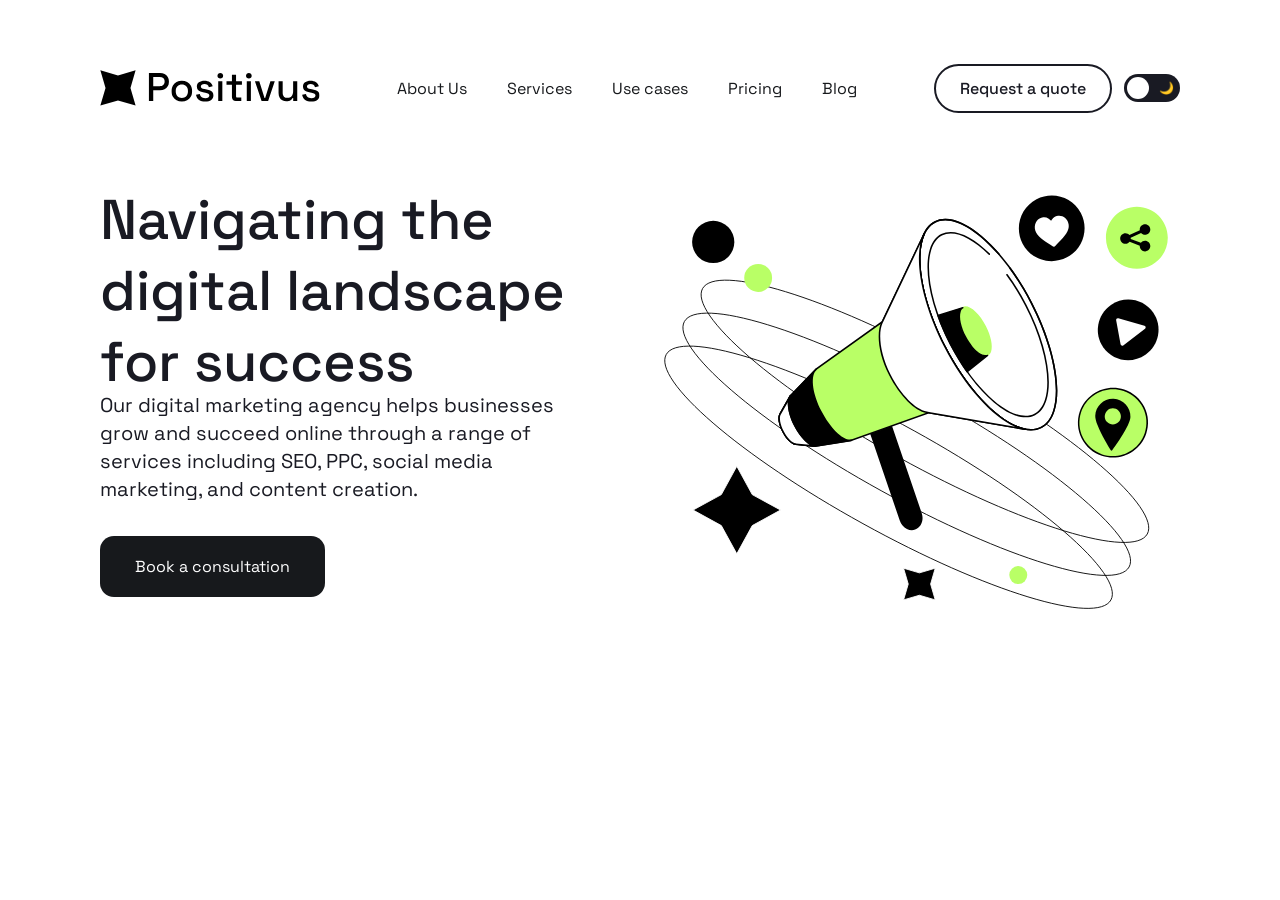
<file: Dipak-day-8/index.html>
<!doctype html>
<html lang="en">
  <head>
    <meta charset="UTF-8" />
    <meta name="viewport" content="width=device-width, initial-scale=1.0" />
    <link rel="icon" type="image/x-icon" href="./favicon.ico" />
    <link rel="preconnect" href="https://fonts.googleapis.com" />
    <link rel="preconnect" href="https://fonts.gstatic.com" crossorigin />
    <link
      href="https://fonts.googleapis.com/css2?family=Space+Grotesk:wght@300..700&display=swap"
      rel="stylesheet"
    />
    <link rel="stylesheet" href="./styles/style.css" />
    <script defer src="./scripts/script.js"></script>
    <title>Positivus</title>
  </head>
  <body>
    <section class="landing">
<header class="header">
  <img src="./images/full-logo.svg" alt="logo" class="header__logo" />

  <nav class="header__nav">
    <ul class="header__nav__list">
      <li class="header__nav__list__item"><a href="#">About Us</a></li>
      <li class="header__nav__list__item"><a href="#">Services</a></li>
      <li class="header__nav__list__item"><a href="#">Use cases</a></li>
      <li class="header__nav__list__item"><a href="#">Pricing</a></li>
      <li class="header__nav__list__item"><a href="#">Blog</a></li>
    </ul>
  </nav>

  <div class="header__actions">
    <button class="btn-outline quote-btn">Request a quote</button>
    <label class="theme-switch" for="theme-toggle">
      <input type="checkbox" id="theme-toggle" />
      <span class="slider">
        <span class="icon sun">☀️</span>
        <span class="icon moon">🌙</span>
      </span>
    </label>
    <button id="btn-hamburger" class="header__hamburger">
      <span></span>
      <span></span>
      <span></span>
    </button>
  </div>

  <aside id="sidebar-nav" class="header__nav__sidebar">
    <button class="header__nav__sidebar__close" id="btn-sidebar-close">✕</button>
    <nav class="sidebar__nav">
      <ul class="sidebar__nav__list">
        <li class="sidebar__nav__list__item"><a href="#">About Us</a></li>
        <li class="sidebar__nav__list__item"><a href="#">Services</a></li>
        <li class="sidebar__nav__list__item"><a href="#">Use cases</a></li>
        <li class="sidebar__nav__list__item"><a href="#">Pricing</a></li>
        <li class="sidebar__nav__list__item"><a href="#">Blog</a></li>
        <li class="sidebar__nav__list__item">
          <button class="btn-outline quote-btn">Request a quote</button>
        </li>
      </ul>
    </nav>
  </aside>
</header>
      <div id="overlay" class="overlay"></div>
      <section class="hero">
        <h1 class="hero__content__heading">
          Navigating the digital landscape for success
        </h1>
        <img src="./images/hero-image.svg" class="hero__image" alt="" />

        <div class="hero__content">
          <p class="hero__content_p">
            Our digital marketing agency helps businesses grow and succeed
            online through a range of services including SEO, PPC, social media
            marketing, and content creation.
          </p>
          <button class="btn-secondary">Book a consultation</button>
        </div>
      </section>
    </section>
  </body>
</html>
</file>
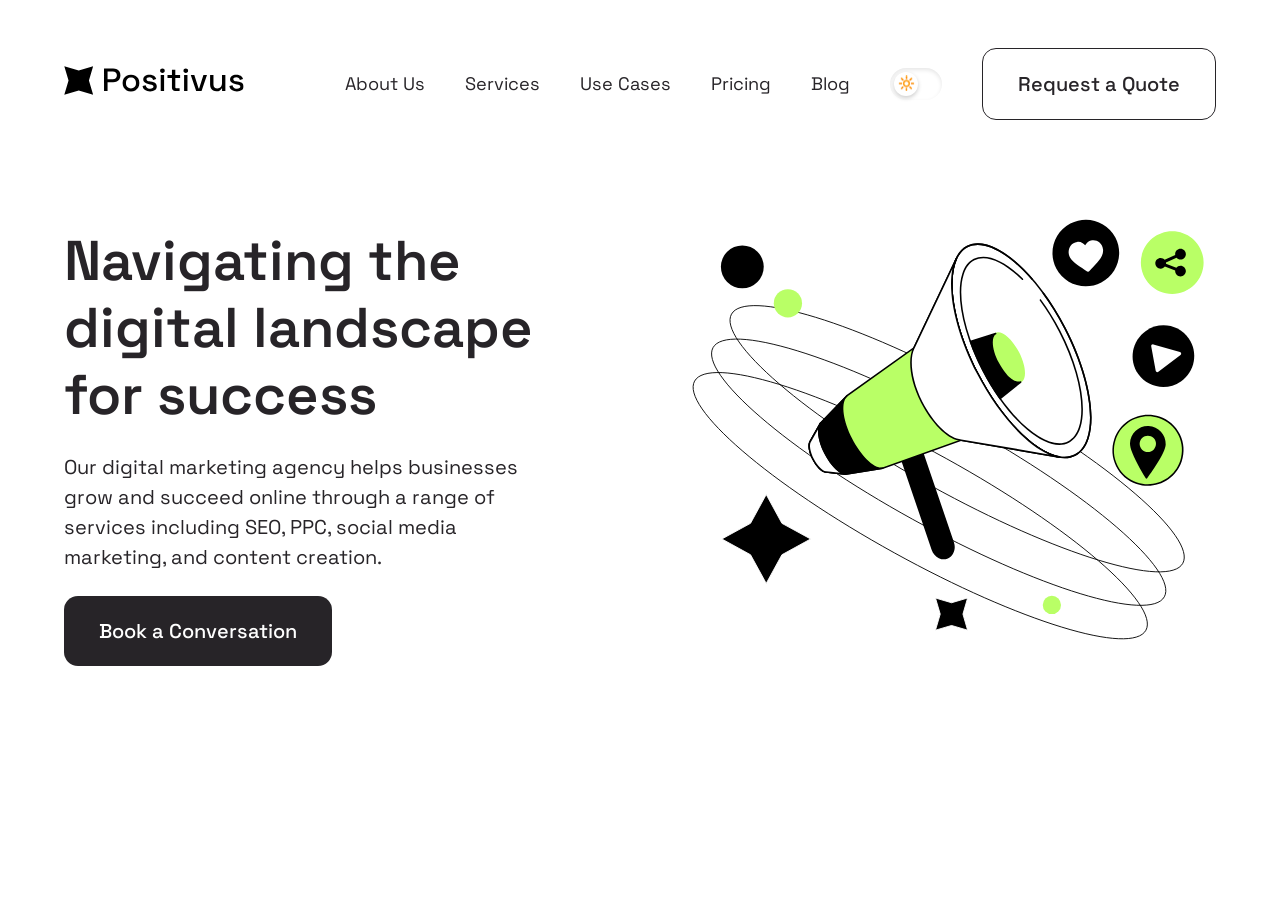
<file: ArbinBhasima/FigmaToCode/index.html>
<!doctype html>
<html lang="en">
  <head>
    <meta charset="UTF-8" />
    <meta name="viewport" content="width=device-width, initial-scale=1.0" />

    <!-- space grotesk font -->
    <link rel="preconnect" href="https://fonts.googleapis.com" />
    <link rel="preconnect" href="https://fonts.gstatic.com" crossorigin />
    <link
      href="https://fonts.googleapis.com/css2?family=Space+Grotesk:wght@300..700&display=swap"
      rel="stylesheet"
    />

    <link rel="icon" type="image/x-icon" href="./favicon.ico" />
    <link rel="stylesheet" href="./styles/style.css" />
    <script src="./scripts/script.js" defer></script>
    <title>Arbin Bhasima - Positivus</title>
  </head>
  <body class="dark-mode">
    <!-- landing section -->
    <section class="landing-page">
      <!-- header -->
      <header class="header">
        <a href="#" class="logo-link">
          <img src="./images/full-logo.svg" alt="Positivus Logo" class="logo" />
        </a>

        <!-- desktop  nav links -->
        <nav class="desktop-nav">
          <ul class="nav-list">
            <li><a href="#" class="nav-list-item">About Us</a></li>
            <li><a href="#" class="nav-list-item">Services</a></li>
            <li><a href="#" class="nav-list-item">Use Cases</a></li>
            <li><a href="#" class="nav-list-item">Pricing</a></li>
            <li><a href="#" class="nav-list-item">Blog</a></li>

            <li>
              <button class="theme-toggle-btn theme-toggle" aria-label="Toggle theme">
                <span class="toggle-track">
                  <span class="toggle-thumb">
                    <span class="icon sun-icon">🔆</span>
                    <span class="icon moon-icon">🌙</span>
                  </span>
                </span>
              </button>

            </li>

            <li>
              <a href="#"  class="btn btn-outline">
                Request a Quote
              </a>
            </li>
          </ul>
        </nav>

        <!-- Hamburger Button -->

        <button id="btn-hamburger" class="hamburger-btn" aria-label="Open Menu">
          <span></span>
          <span></span>
          <span></span>
        </button>

        <div id="overlay" class="overlay"></div>

        <aside id="sidebar" class="sidebar-drawer">
          <button
            id="btn-sidebar-close"
            class="sidebar-close-btn"va
            aria-label="Close Menu"
          >
            X
          </button>

          <nav class="sidebar-nav">
            <ul class="sidebar-nav-list">
              <li><a href="#" class="sidebar-link">About Us</a></li>
              <li><a href="#" class="sidebar-link">Services</a></li>
              <li><a href="#" class="sidebar-link">Use Cases</a></li>
              <li><a href="#" class="sidebar-link">Pricing</a></li>
              <li><a href="#" class="sidebar-link">Blog</a></li>
              <li>
                <div class="sidebar-theme-wrapper">
                  <button class="theme-toggle-btn theme-toggle" aria-label="Toggle Theme">
                    <span class="toggle-track">
                      <span class="toggle-thumb">
                        <span class="icon sun-icon">🔆</span>
                        <span class="icon moon-icon">🌙</span>
                      </span>
                    </span>
                  </button>
                </div>
              </li>
              <li>
                <a href="#" class="btn btn-outline"> 
                  Request a Quote
                </a>
              </li>
            </ul>
          </nav>
        </aside>
      </header>

      <!-- hero section -->
      <section class="hero-section">
        <div class="hero-text-container">
          <h1 class="hero-title">
            Navigating the digital landscape for success
          </h1>
          <p class="hero-description">
            Our digital marketing agency helps businesses grow and succeed
            online through a range of services including SEO, PPC, social media
            marketing, and content creation.
          </p>
          <a href="#" class="btn btn-secondary">
              Book a Conversation
          </a>
        </div>

        <div class="hero-image-container">
          <img
            src="./images/hero-image.svg"
            class="hero-image"
            alt="Marketing illustration"
          />
        </div>
      </section>
    </section>
  </body>
</html>
</file>
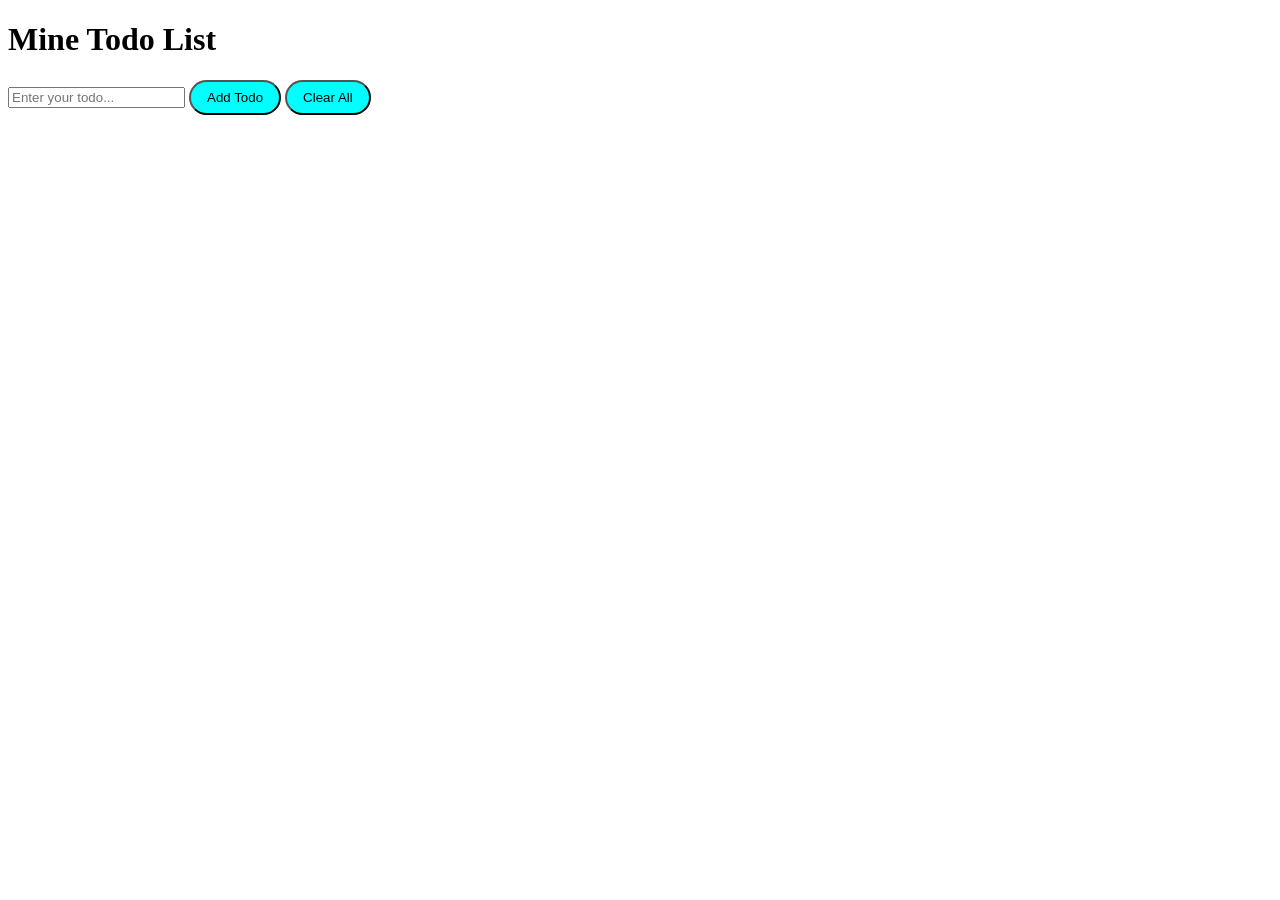
<file: ArbinBhasima/TodoListOOP/index.html>
<!DOCTYPE html>
<html lang="en">
<head>
    <meta charset="UTF-8">
    <meta name="viewport" content="width=device-width, initial-scale=1.0">
    <title>Arbin Todo List OOP</title>
    <link rel="stylesheet" href="./styles.css">
    <script type="module" src="./src/main.js" defer></script>
</head>
<body>
    <h1>Mine Todo List</h1>
    <div>
        <form id="todo-form">
            <input id="todo-input" pattern=".*\S.*" placeholder="Enter your todo..." required/>
            <button class="btn" type="submit">Add Todo</button>
            <button class="btn" id="clear-btn" type="button">Clear All</button>
        </form>
    </div>
    <ul id="todo-list"></ul>
</body>
</html>
</file>
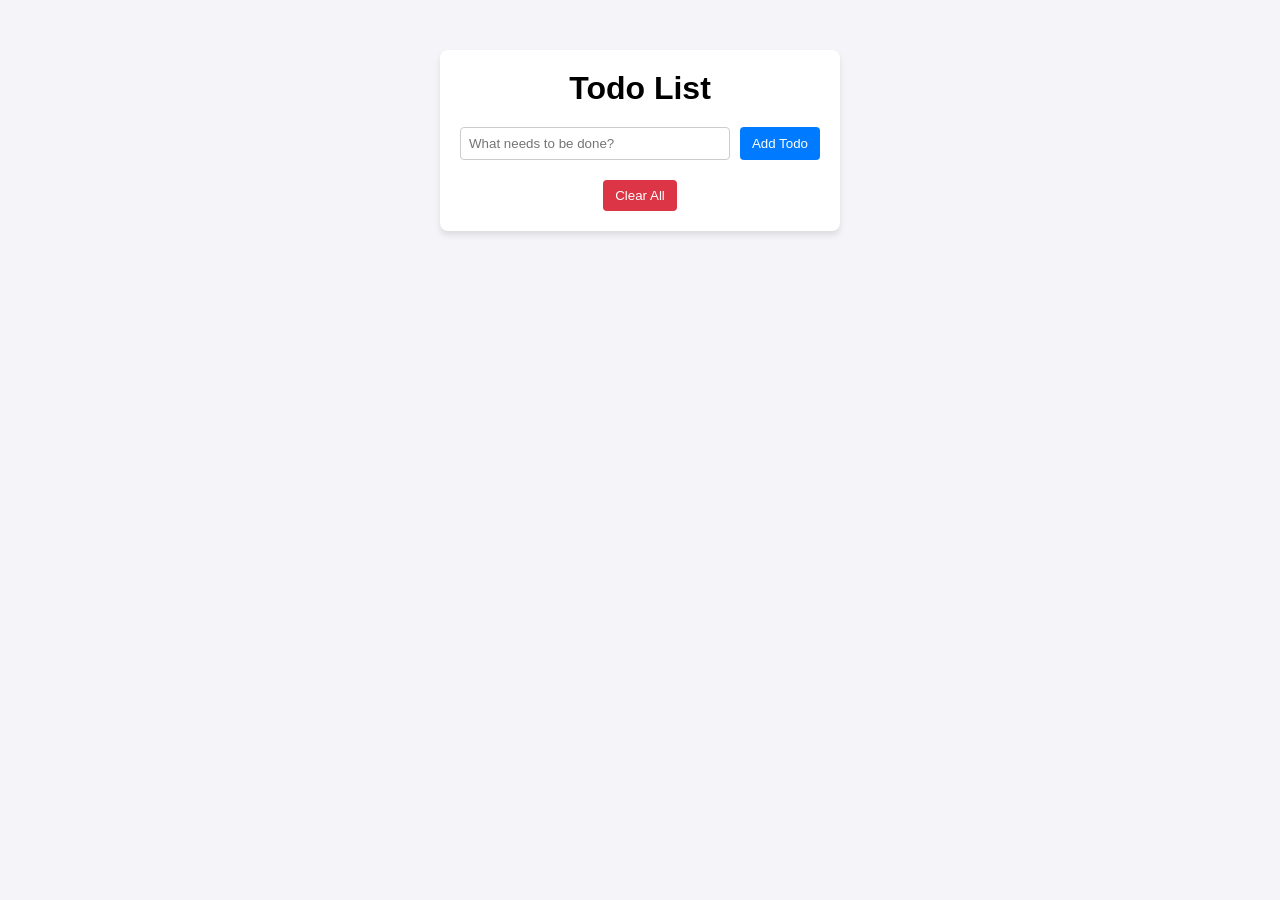
<file: day-11/todo-app-oop/index.html>
<!DOCTYPE html>
<html lang="en">
<head>
    <meta charset="UTF-8">
    <meta name="viewport" content="width=device-width, initial-scale=1.0">
    <title>Todo App</title>
    <link rel="stylesheet" href="style.css">
</head>
<body>

    <main class="container">
        <h1>Todo List </h1>

        <form id="todo-form">
            <input type="text" id="todo-input" placeholder="What needs to be done?" required>
            <button type="submit">Add Todo</button>
        </form>

        <ul id="todo-list"></ul>

        <footer>
            <button id="clear-all">Clear All</button>
        </footer>
    </main>

    <script type="module" src="./main.js"></script>
</body>
</html>
</file>
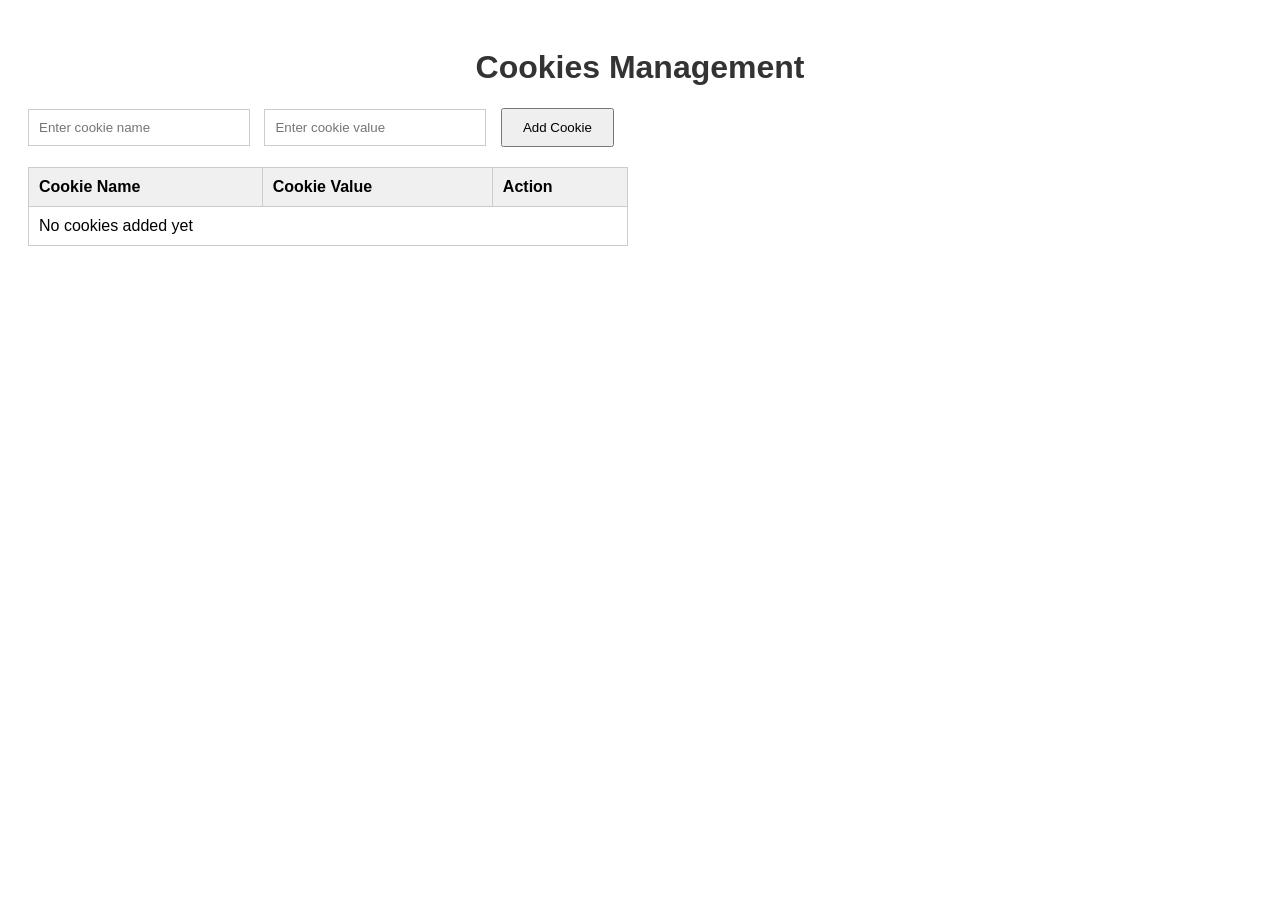
<file: day-14/cookies-table/index.html>
<!DOCTYPE html>
<html lang="en">
<head>
    <meta charset="UTF-8">
    <meta name="viewport" content="width=device-width, initial-scale=1.0">
    <title>Cookies Table</title>
    <link rel="stylesheet" href="style.css">
    <script src="script.js" defer></script>
</head>
<body>
    <h1>Cookies Management</h1>
    
    <div>
        <input type="text" id="cookieKey" placeholder="Enter cookie name">
        <input type="text" id="cookieValue" placeholder="Enter cookie value">
        <button onclick="addCookie()">Add Cookie</button>
    </div>

    <table border="1">
        <thead>
            <tr>
                <th>Cookie Name</th>
                <th>Cookie Value</th>
                <th>Action</th>
            </tr>
        </thead>
        <tbody id="tableBody">
        </tbody>
    </table>

    <script src="script.js"></script>
</body>
</html>
</file>
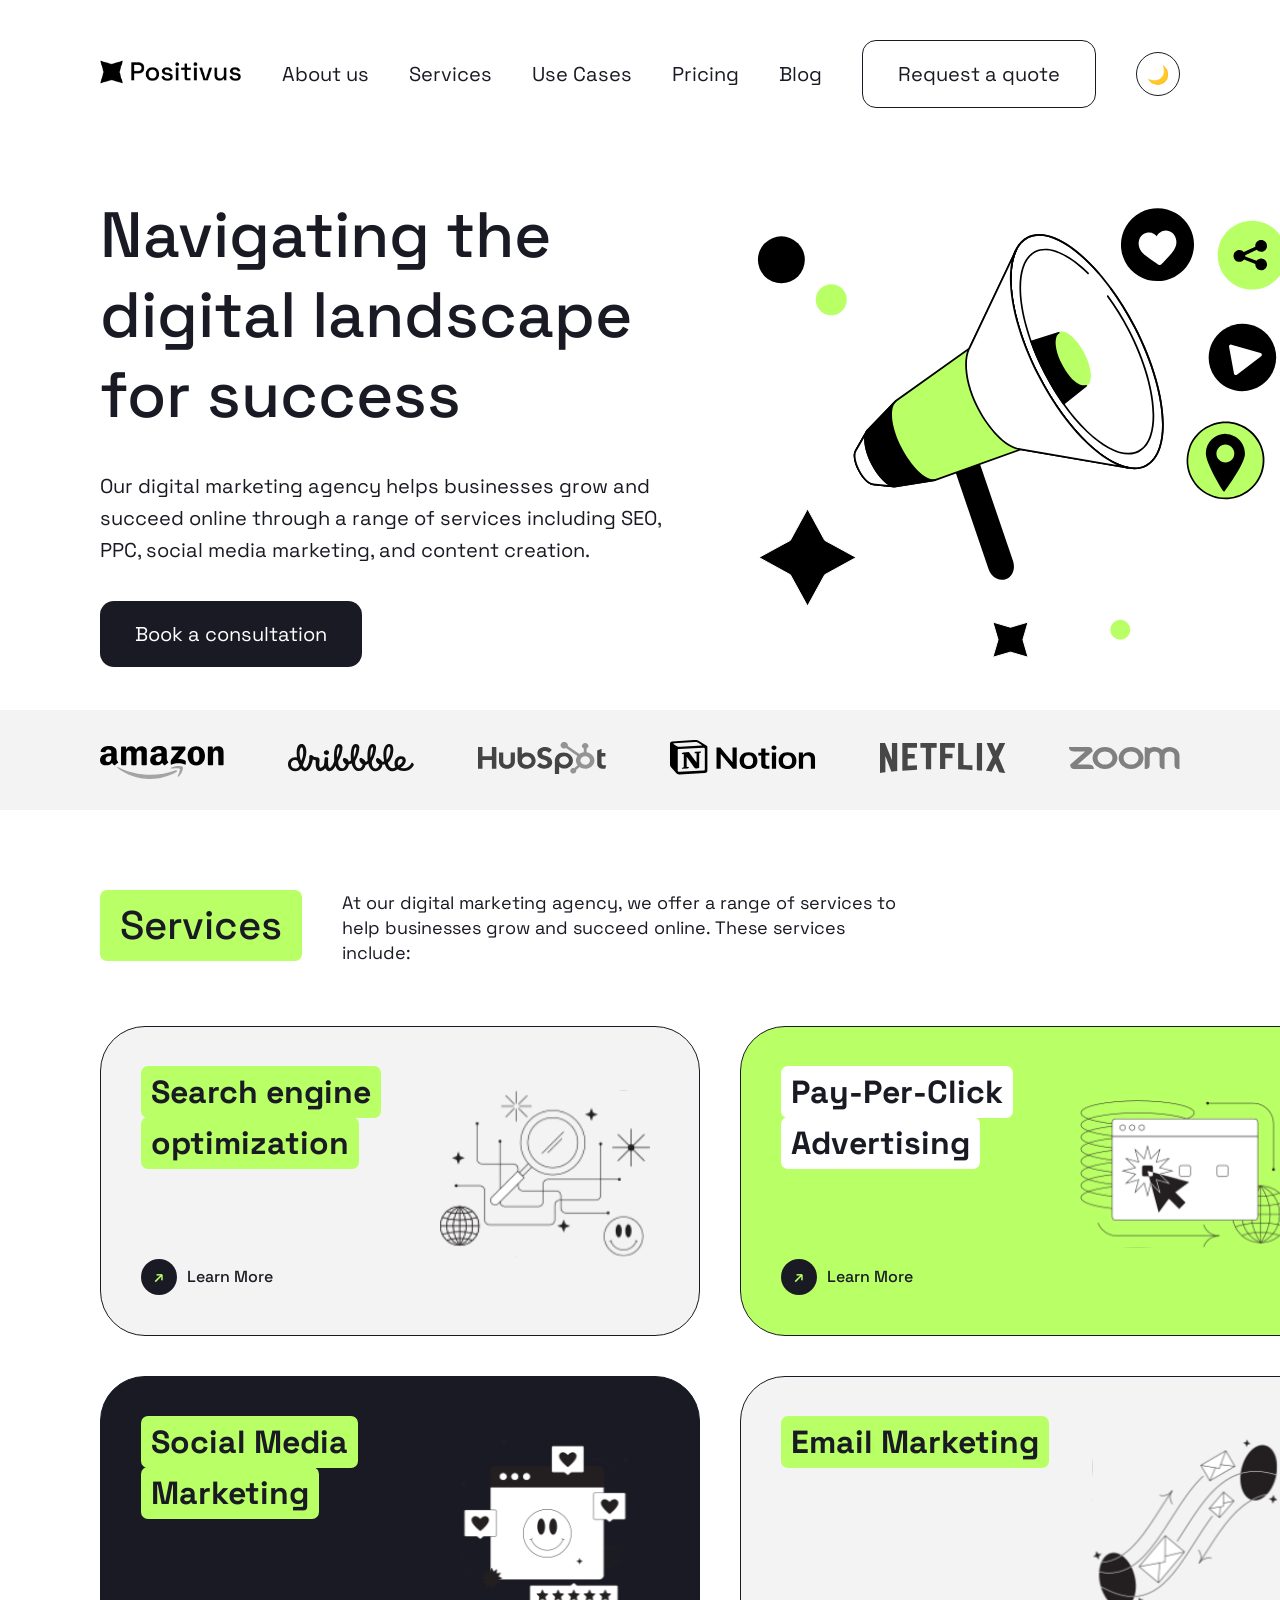
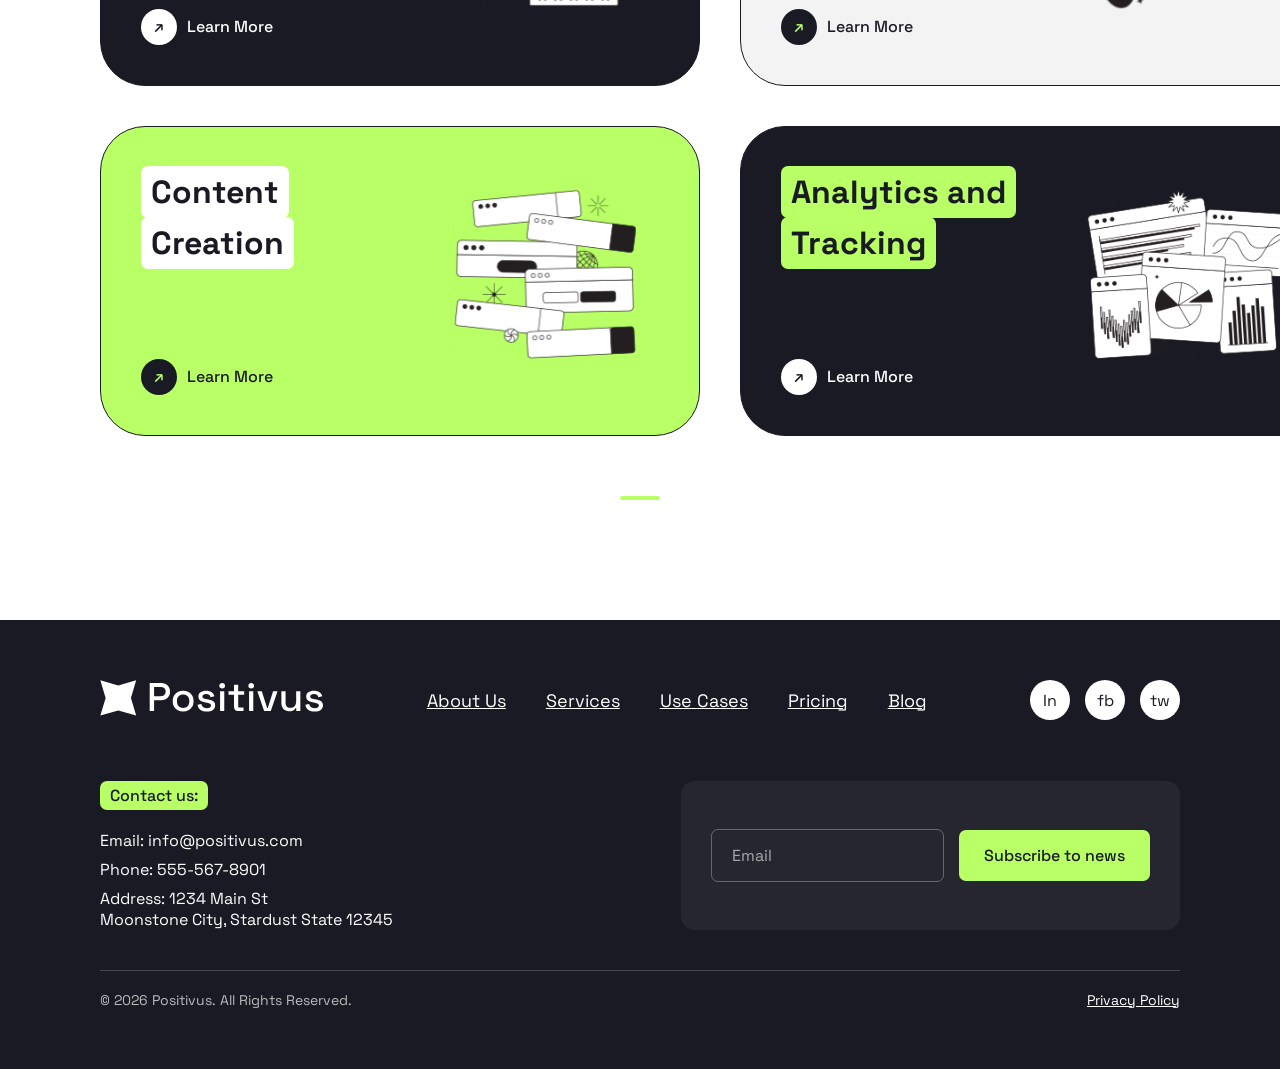
<file: day-8/aadarsha-prog/index.html>
<!doctype html>
<html lang="en">
  <head>
    <meta charset="UTF-8" />
    <meta name="viewport" content="width=device-width, initial-scale=1.0" />
    <link rel="preconnect" href="https://fonts.googleapis.com" />
    <link rel="preconnect" href="https://gstatic.com" crossorigin />
    <link
      href="https://fonts.googleapis.com/css2?family=Space+Grotesk:wght@400;500;700&display=swap"
      rel="stylesheet"
    />
    <link rel="stylesheet" href="./css/style.css" />
    <script defer src="./js/theme-toggle.js"></script>

    <title>Document</title>
  </head>
  <body>
    <nav class="navbar">
      <div class="navbar__logo">
        <img src="./assets/fulllogo.png" alt="Positivus Logo" class="logo" />
      </div>

      <div class="navbar__menu">
        <ul class="navbar__links">
          <li><a href="#">About us</a></li>
          <li><a href="#">Services</a></li>
          <li><a href="#">Use Cases</a></li>
          <li><a href="#">Pricing</a></li>
          <li><a href="#">Blog</a></li>
        </ul>

        <button class="navbar__btn">Request a quote</button>
        <button class="theme-toggle" aria-label="Toggle dark mode">🌙</button>
      </div>
    </nav>
    <section class="hero">
      <div class="hero__content">
        <h1>Navigating the digital landscape for success</h1>
        <p>
          Our digital marketing agency helps businesses grow and succeed online
          through a range of services including SEO, PPC, social media
          marketing, and content creation.
        </p>
        <button class="hero_btn">Book a consultation</button>
      </div>
      <div class="hero__image">
        <img
          src="./assets/hero-illustration.svg"
          alt="Marketing-illustration"
          class="hero__illustration"
        />
      </div>
    </section>

    <section class="companies__wrapper">
      <div class="companies">
        <div class="companies__logo">
          <img src="./assets/AmazonLogo.svg" alt="Amazon" />
        </div>
        <div class="companies__logo">
          <img src="./assets/Dribble.svg" alt="Dribbble" />
        </div>
        <div class="companies__logo">
          <img src="./assets/Hubspot.svg" alt="HubSpot" />
        </div>
        <div class="companies__logo">
          <img src="./assets/NotionLogo.svg" alt="Notion" />
        </div>
        <div class="companies__logo">
          <img src="./assets/NetflixLogo.svg" alt="Netflix" />
        </div>
        <div class="companies__logo">
          <img src="./assets/ZoomLogo.svg" alt="Zoom" />
        </div>
      </div>
    </section>

    <section class="services">
      <div class="services__header">
        <span class="services__badge">Services</span>
        <p>
          At our digital marketing agency, we offer a range of services to help
          businesses grow and succeed online. These services include:
        </p>
      </div>

      <div class="services__grid">
        <div class="service-card service-card--light">
          <h3>
            <span class="service-card__tag">Search engine optimization</span>
          </h3>
          <img
            class="service-card__illustration"
            src="./assets/tokyo-magnifier-web-search-with-elements 2.svg"
            alt="Search engine optimization illustration"
          />
          <a href="#" class="service-card__link">
            <span class="service-card__icon">↗</span>
            Learn More
          </a>
        </div>
        <div class="service-card service-card--green">
          <h3>
            <span class="service-card__tag">Pay-Per-Click Advertising</span>
          </h3>
          <img
            class="service-card__illustration"
            src="./assets/tokyo-selecting-a-value-in-the-browser-window 2.svg"
            alt="Pay-per-click advertising illustration"
          />
          <a href="#" class="service-card__link">
            <span class="service-card__icon">↗</span>
            Learn More
          </a>
        </div>

        <div class="service-card service-card--dark">
          <h3><span class="service-card__tag">Social Media Marketing</span></h3>
          <img
            class="service-card__illustration"
            src="./assets/tokyo-browser-window-with-emoticon-likes-and-stars-around 3.svg"
            alt="Social media marketing illustration"
          />
          <a href="#" class="service-card__link">
            <span class="service-card__icon">↗</span>
            Learn More
          </a>
        </div>
        <div class="service-card service-card--light">
          <h3><span class="service-card__tag">Email Marketing</span></h3>
          <img
            class="service-card__illustration"
            src="./assets/tokyo-sending-messages-from-one-place-to-another 2.svg"
            alt="Email marketing illustration"
          />
          <a href="#" class="service-card__link">
            <span class="service-card__icon">↗</span>
            Learn More
          </a>
        </div>
        <div class="service-card service-card--green">
          <h3><span class="service-card__tag">Content Creation</span></h3>
          <img
            class="service-card__illustration"
            src="./assets/tokyo-many-browser-windows-with-different-information 2.svg"
            alt="Content creation illustration"
          />
          <a href="#" class="service-card__link">
            <span class="service-card__icon">↗</span>
            Learn More
          </a>
        </div>
        <div class="service-card service-card--dark">
          <h3><span class="service-card__tag">Analytics and Tracking</span></h3>
          <img
            class="service-card__illustration"
            src="./assets/tokyo-volumetric-analytics-of-different-types-in-web-browsers 2.svg"
            alt="Analytics and tracking illustration"
          />
          <a href="#" class="service-card__link">
            <span class="service-card__icon">↗</span>
            Learn More
          </a>
        </div>
      </div>
    </section>
    <div class="section-divider"></div>
    <footer class="footer">
        <div class="footer__top">
            <div class="footer__logo">
                <img src="./assets/footerLogo.svg" alt="Footer Logo">
            </div>
            <ul class="footer__links">
                <li><a href="#">About Us</a></li>
                <li><a href="#">Services</a></li>
                <li><a href="#">Use Cases</a></li>
                <li><a href="#">Pricing</a></li>
                <li><a href="#">Blog</a></li>
            </ul>
            <div class="footer__socials">
                <a href="" class="footer__icon">
                    In
                </a>
                <a href="" class="footer__icon">
                    fb
                </a>
                <a href="" class="footer__icon">
                    tw
                </a>
            </div>
        </div>

        <div class="footer__middle">
    <div class="footer__contact">
      <span class="footer__badge">Contact us:</span>
      <p>Email: info@positivus.com</p>
      <p>Phone: 555-567-8901</p>
      <p>Address: 1234 Main St<br>Moonstone City, Stardust State 12345</p>
    </div>

    <form class="footer__subscribe">
      <input type="email" placeholder="Email" required>
      <button type="submit">Subscribe to news</button>
    </form>
  </div>

  <hr class="footer__divider">

  <div class="footer__bottom">
    <p>© 2026 Positivus. All Rights Reserved.</p>
    <a href="#">Privacy Policy</a>
  </div>
    </footer>
  </body>
</html>
</file>
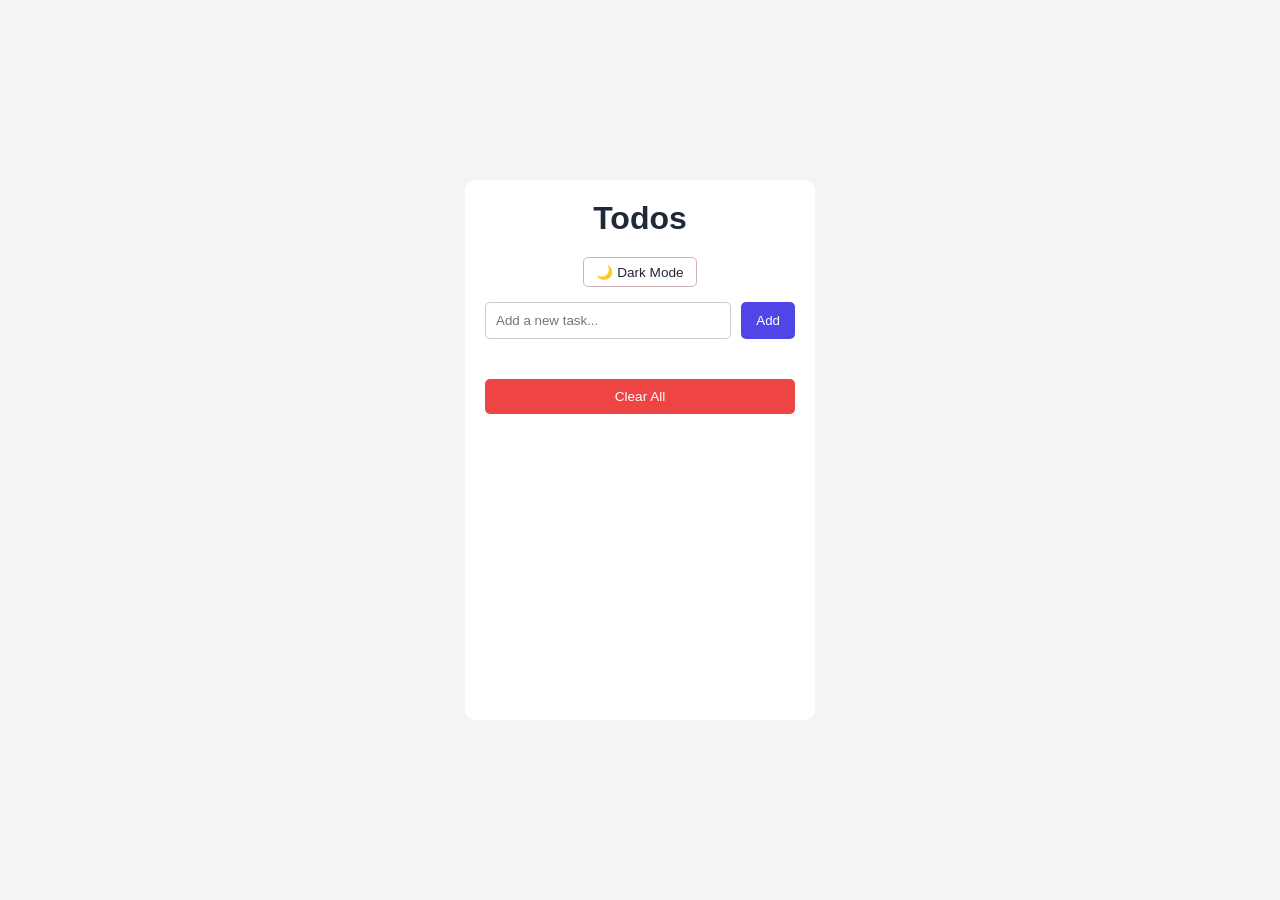
<file: day-10/AadarshaThapaMagar/Todos/index.html>
<!DOCTYPE html>
<html lang="en">
<head>
    <meta charset="UTF-8">
    <meta name="viewport" content="width=device-width, initial-scale=1.0">
    <title>Todos</title>
    <link rel="stylesheet" href="./css/style.css">
    <script src="./js/script.js" defer></script>
</head>
<body>

    <main class="todo-app">
        
        <header class="app-header">
            <h1>Todos</h1>
            <button type="button" id="theme-toggle" class="theme-toggle-btn">🌙 Dark Mode</button>
        </header>

        <form id="todo-form" class="todo-form">
            
            <div class="input-group">
                <input 
                    type="text" 
                    id="todo-input" 
                    placeholder="Add a new task..." 
                    required
                >
                <button type="submit" class="btn btn-primary">Add</button>
            </div>
        </form>

        <!-- Todo List Section -->
        <ul id="todo-list" class="todo-list">
        </ul>

        <footer class="app-footer">
            <button type="button" id="clear-all" class="btn btn-danger">Clear All</button>
        </footer>

    </main>

</body>
</html>
</file>
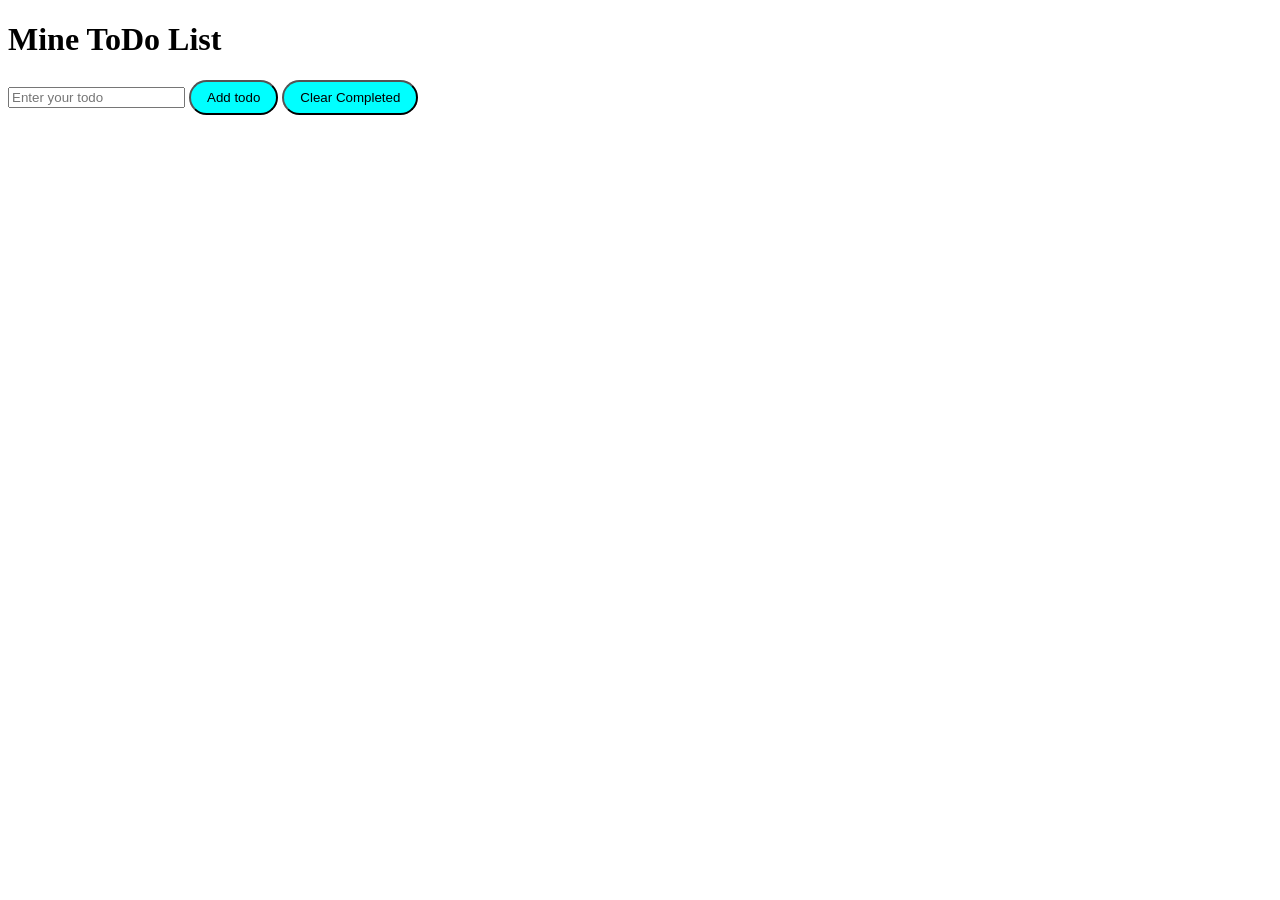
<file: ArbinBhasima/TodoList/todo.html>
<!doctype html>
<html lang="en">
  <head>
    <meta charset="UTF-8" />
    <meta name="viewport" content="width=device-width, initial-scale=1.0" />
    <title>Arbin's Todo List</title>
    <link rel="stylesheet" href="./style.css">
    <script defer src="./todo.js"></script>
    <style>
      ul {
        list-style-type: disc;
      }
    </style>
  </head>
  <body>
    <h1>Mine ToDo List</h1>
    <div>
      <form id="todo-form">
        <input id="todo-input" pattern=".*\S.*" placeholder="Enter your todo" autocomplete="off" required/>
        <button class="btn" type="submit">Add todo</button>
      <button id="clear-btn" class="btn" type="button">Clear Completed</button>
      </form>
    </div>
    <ul id="todo-list">
      <!-- <li id="todo-item">
        <p>This is my todo element</p>
      </li>
      <li id="todo-item">
        <p>This is my todo element</p>
      </li>
      <li id="todo-item">
        <p>This is my todo element</p>
      </li> -->
    </ul>   
  </body>
</html>
</file>
<file: Dipak-day-8/styles/style.css>
* {
  margin: 0;
  padding: 0;
  box-sizing: border-box;
  font-family: "Space Grotesk", sans-serif;
  font-size: 1rem;
}
:root {
  --bg-color: #ffffff;
  --text-color: #191a23;
  --accent-color: #b9ff66;
  --card-bg: #f3f3f3;
    --clr-primary: 0 0% 100%; /* white, HSL values comma/space बिना */
  --clr-secondary: 220 10% 10%; /* dark border color */
}

[data-theme="dark"] {
  --bg-color: #191a23;
  --text-color: #ffffff;
  --accent-color: #b9ff66;
  --card-bg: #292a32;
    --clr-primary: 220 10% 10%;
  --clr-secondary: 0 0% 100%;
}

body {
  background-color: var(--bg-color);
  color: var(--text-color);
  transition: background-color 0.3s ease, color 0.3s ease;
}
body {
  /* padding: 0 6.25rem; */
  padding: 1rem;
  display: flex;
  flex-direction: column;
  gap: 8.75rem;
}

/* Global Styles */
button {
  height: fit-content;
  padding: 1.25rem 2.18rem;
  border-radius: 0.875rem;
  cursor: pointer;
  border: none;
  background-color: hsla(var(--clr-primary));
}

button.header__hamburger,
#btn-hamburger {
  flex-direction: column;
  justify-content: center;
  align-items: stretch;
  gap: 5px;
  width: 30px;
  min-width: 30px;
  height: 24px;
  min-height: 24px;
  padding: 0;
  border: none;
  border-radius: 0;
  background: transparent;
}

h1 {
  font-size: 2.5rem;
  font-weight: 500;
}

p {
  font-size: 1.25rem;
  font-weight: 400;
  line-height: 1.75rem;
}
/* Utility Classes */
.btn-outline {
  border: 2px solid var(--text-color);
  background: transparent;
  color: var(--text-color);
}

.btn-outline:hover {
  background: var(--text-color);
  color: var(--bg-color);
  transition: all 150ms ease-in-out;
}

.btn-secondary {
  border: none;
  background: hsla(var(--clr-secondary));
  color: hsla(var(--clr-primary));
}

.btn-secondary:hover {
  background: hsla(var(--clr-secondary) / 0.65);
  transition: all 150ms ease-in-out;
}

.btn-ghost {
  border: none;
  background: hsla(var(--clr-primary));
  color: hsla(var(--clr-secondary));
}

.landing {
  display: grid;
  gap: 1.25rem;
}

/* Header Styles */
.header {
  display: flex;
  justify-content: space-between;
  align-items: center;
}

.header__logo {
  width: 8rem;
  height: auto;
}

.header__hamburger {
  padding: 0;
  border-radius: 0;
  width: 25px;
  height: 25px;
}

.header__nav__sidebar {
  background-color: var(--bg-color);
  box-shadow: 0 0 10px rgba(0,0,0,0.25);
  height: 100%;
  width: 80%;
  position: fixed;
  right: -100%;
  top: 0;
  transition: all 300ms ease-in-out;
  opacity: 0;
  z-index: 999;  /* overlay भन्दा माथि — यसैले sidebar blur हुँदैन */
  display: flex;
  flex-direction: column;
  padding: 50px 30px;
}

.header__nav__sidebar__open {
  right: 0;
  opacity: 1;
}
.overlay {
  position: fixed;
  inset: 0;
  background: rgba(0, 0, 0, 0.5);
  backdrop-filter: blur(4px);
  opacity: 0;
  visibility: hidden;
  transition: all 150ms ease-in-out;
  z-index: 998;  /* sidebar (999) भन्दा तल राख्नुस् */
}

.overlay--show {
  opacity: 1;
  visibility: visible;
}

.header__nav__sidebar__close {
  position: absolute;
  top: 10px;
  right: 10px;
  padding: 0;
  height: 20px;
  width: 20px;
  border-radius: 0;
  z-index: 1001;
  cursor: pointer;
}

.header__hamburger > span {
  display: block;
  width: 100%;
  height: 2px;
  background-color: hsla(var(--clr-secondary));
  margin: 0;
}

.header__nav {
  display: none;
}

.header__nav__list {
  display: flex;
  align-items: center;
  list-style: none;
  gap: 2.5rem;
}

.header__nav__list__item > a {
  text-decoration: none;
  color: hsla(var(--clr-secondary));   /* ✅ hsla() थप्नुस् */
  cursor: pointer;
}
.header__nav__list__item > a:hover {
  opacity: 0.5;
  transition: all 150ms ease-in-out;
}

.hero {
  display: grid;
  /* grid-template-rows: fit-content 1fr 1fr; */
  grid-template-columns: 1fr 1fr;
}

.hero > h1 {
  grid-column: 1/3;
  max-width: 31.125rem;
}

.hero > img {
  grid-column: 1/3;
  grid-row: 2/3;
  width: 100%;
  height: auto;
}

.hero__content {
  width: 100%;
  max-width: 33.18rem;
  display: flex;
  flex-direction: column;
  gap: 2.1rem;
  grid-row: 3/4;
  grid-column: 1/3;
}

.hero__content > p {
  max-width: 31.125rem;
}

.hero__content > button {
  width: fit-content;
}

/* Media Queries */

@media (width >= 1024px) {
  body {
    padding: 0 6.25rem;
  }

  .landing {
    gap: 4.25rem;
  }

  h1 {
    font-size: 3.5rem;
  }

  .header {
    margin-top: 60px;
  }

  .header__logo {
    width: auto;
  }

  .header__nav__sidebar {
    display: none;
  }

  .header__hamburger {
    display: none;
  }

  .header__nav {
    display: flex;
    align-items: center;
  }

  .hero {
  display: grid;
  grid-template-columns: 1fr 1fr;
}

.hero > h1 {
    grid-column: 1/2;
    grid-row: 1/2;
    max-width: 31.125rem;
}

 .hero > img {
    grid-column: 2/3;
    grid-row: 1/3;
}

.hero__content {
   grid-column: 1/2;
    grid-row: 2/3;
    max-width: 33.18rem;
    margin-top: -3.5rem;
}
}

@media (width < 1024px) {
  h1 {
    font-size: 1.85rem;
  }



  body {
    overflow-x: hidden;
  }
}
@media (width < 1024px) {
  .header__nav {
    display: none;
  }

  .header__nav .btn-outline,
  .header__nav .theme-switch {
    display: flex;
  }
}

.theme-switch {
  position: relative;
  display: inline-block;
  width: 56px;
  height: 28px;
  flex-shrink: 0;
}

.theme-switch input {
  opacity: 0;
  width: 0;
  height: 0;
  position: absolute;
}

.slider {
  position: absolute;
  cursor: pointer;
  top: 0; left: 0; right: 0; bottom: 0;
  background-color: #191a23;
  border-radius: 30px;
  display: flex;
  align-items: center;
  justify-content: space-between;
  padding: 0 6px;
  transition: 0.3s;
}

.slider::before {
  content: "";
  position: absolute;
  height: 22px;
  width: 22px;
  left: 3px;
  bottom: 3px;
  background-color: #ffffff;
  border-radius: 50%;
  transition: 0.3s;
  z-index: 2;
}

input:checked + .slider::before {
  transform: translateX(28px);
}

.slider .icon {
  font-size: 12px;
  z-index: 1;
}
.quote-btn {
  display: inline-block;
  padding: 12px 24px;
  background-color: transparent;
  color: var(--text-color);
  border: 2px solid var(--text-color);
  border-radius: 30px;
  font-weight: 500;
  cursor: pointer;
  transition: 0.3s;
}

.quote-btn:hover {
  background-color: var(--text-color);
  color: var(--bg-color);
}
[data-theme="dark"] .header__logo {
  filter: invert(1) brightness(2);
}
.header__actions {
  display: flex;
  align-items: center;
  gap: 1rem;
}

.header__hamburger {
  display: flex;
  flex-direction: column;
  justify-content: center;
  gap: 5px;
}

.header__hamburger > span {
  display: block;
  width: 100%;
  height: 2px;
  margin: 0;
  background-color: var(--text-color);
}

@media (width >= 1024px) {
  button.header__hamburger,
  #btn-hamburger,
  .header__hamburger {
    display: none !important;
  }
}

/* Header Actions */
.header__actions {
  display: flex;
  align-items: center;
  gap: 1rem;
}

/* Hamburger Button */
.header__hamburger {
  display: flex;
  flex-direction: column;
  justify-content: center;
  gap: 5px;
  width: 30px;
  height: 30px;
  padding: 0;
  background: transparent;
  border: none;
  cursor: pointer;
}

.header__hamburger > span {
  display: block;
  width: 100%;
  height: 2px;
  margin: 0;
  background-color: var(--text-color);
  border-radius: 2px;
}

/* Mobile — nav links hide, hamburger show */
@media (width < 1024px) {
  .header__nav {
    display: none;
  }

  .header__hamburger {
    display: flex;
  }
}

/* Desktop — hamburger hide */
@media (width >= 1024px) {
  button.header__hamburger,
  #btn-hamburger,
  .header__hamburger {
    display: none !important;
  }
}

/* Dark mode — logo invert */
[data-theme="dark"] .header__logo {
  filter: invert(1) brightness(2);
}

/* Sidebar links styling */
.sidebar__nav__list {
  list-style: none;
  display: flex;
  flex-direction: column;
  gap: 1.5rem;
  margin-top: 2rem;
}

.sidebar__nav__list__item > a {
  text-decoration: none;
  color: var(--text-color);
  font-size: 1.2rem;
}

.sidebar__nav__list__item > a:hover {
  opacity: 0.6;
}
.header__actions {
  display: flex;
  align-items: center;
  gap: 0.75rem;
  flex-shrink: 0;
}

.header__hamburger {
  display: flex;
  flex-direction: column;
  justify-content: center;
  gap: 5px;
  width: 30px;
  height: 30px;
  padding: 0;
  background: transparent;
  border: none;
  cursor: pointer;
}

.header__hamburger > span {
  display: block;
  width: 100%;
  height: 2px;
  margin: 0;
  background-color: var(--text-color);
  border-radius: 2px;
}

@media (width < 1024px) {
  .header__nav {
    display: none;
  }
  .header__hamburger {
    display: flex;
  }
  /* Specificity (0,3,1) — beats .quote-btn and .header__actions .btn-outline */
  .header__actions button.btn-outline.quote-btn {
    display: none !important;
  }
}

@media (width >= 1024px) {
  .header__actions button.btn-outline.quote-btn {
    display: inline-block !important;
  }
}

@media (max-width: 1023px) {
  .header__actions button.btn-outline.quote-btn {
    display: none !important;
    visibility: hidden !important;
  }
}

/* Mobile header — match desktop layout */
@media (max-width: 1023px) {
  .header {
    width: 100%;
    flex-wrap: nowrap;
  }

  .header__actions {
    display: flex;
    align-items: center;
    gap: 0.75rem;
    flex-shrink: 0;
  }

  .header__actions .theme-switch {
    display: inline-block;
  }

  [data-theme="dark"] .header__logo {
    filter: invert(1) brightness(2);
  }

  .header__actions .header__hamburger,
  .header__actions #btn-hamburger {
    display: flex !important;
    visibility: visible !important;
    opacity: 1 !important;
    flex-direction: column;
    justify-content: center;
    align-items: stretch;
    gap: 5px;
    width: 30px;
    min-width: 30px;
    height: 24px;
    min-height: 24px;
    padding: 0 !important;
    background: transparent !important;
    border: none;
    cursor: pointer;
    overflow: visible;
    flex-shrink: 0;
  }

  .header__actions .header__hamburger > span,
  .header__actions #btn-hamburger > span {
    display: block !important;
    width: 100%;
    height: 2px;
    margin: 0 !important;
    background-color: #191a23 !important;
    border-radius: 2px;
    opacity: 1 !important;
  }

  [data-theme="dark"] .header__actions .header__hamburger > span,
  [data-theme="dark"] .header__actions #btn-hamburger > span {
    background-color: #ffffff !important;
  }
}
</file>
<file: ArbinBhasima/FigmaToCode/styles/style.css>
* {
  padding: 0;
  margin: 0;
  box-sizing: border-box;
}

:root {
  --clr-primary: hsl(0, 0%, 100%);
  --clr-secondary: hsl(280, 5%, 15%);
  --clr-accent: hsl(87, 100%, 70%);
  --clr-grey: hsl(0, 0%, 95%);
  --font-main: "Space Grotesk", sans-serif;
  --toggle-bg: hsl(214, 32%, 91%);
  --toggle-thumb: hsl(0, 0%, 100%);
}

@supports (color: oklch(0% 0 0)) {
  :root {
  --clr-primary: hsl(0, 0%, 100%);
  --clr-secondary: hsl(280, 5%, 15%);
  --clr-accent: hsl(87, 100%, 70%);
  --clr-grey: hsl(0, 0%, 95%);
  }
}





body {
  font-family: var(--font-main);
  background-color: var(--clr-primary);
  color: var(--clr-secondary);
  padding: 1.25rem;
  line-height: 1.5;
}


body.dark-mode{
  --clr-primary: hsl(280, 5%, 15%);
  --clr-secondary: hsl(0, 0%, 100%);
  --clr-grey: hsl(0, 0%, 95%);
  --toggle-btn: hsl(215, 25%, 27%);
  --toggle-thumb: hsl(222, 47%, 11%);
}





ul {
  list-style: none;
}

h1 {
  font-size: 2.5rem;
  font-weight: 600;
  line-height: 1.2;
}

p {
  font-size: 1.125rem;
  font-weight: 400;
  color: var(--clr-secondary);
}

.btn {
  display: inline-block;
  padding: 1.25rem 2.18rem;
  border-radius: 0.875rem;
  font-size: 1.25rem;
  font-weight: 500;
  text-decoration: none;
  text-align: center;
  cursor: pointer;
  transition: all 125ms ease-in-out;
}

.btn-outline {
  border: 1px solid var(--clr-secondary);
  background: transparent;
  color: var(--clr-secondary);
}

.btn-outline:hover {
  background-color: var(--clr-secondary);
  color: var(--clr-primary);
}

.btn-secondary {
  border: none;
  background: var(--clr-secondary);
  color: var(--clr-primary);
}

.btn-secondary:hover {
  opacity: 0.85;
}

.landing-page {
  max-width: 1240px;
  margin: 0 auto;
  display: flex;
  flex-direction: column;
  gap: 2.5rem;
}

.header {
  display: flex;
  justify-content: space-between;
  align-items: center;
  padding: 1rem 0;
  position: relative;
}

.logo {
  width: 9rem;
  height: auto;
}

.desktop-nav {
  display: none;
}

.nav-list {
  display: flex;
  align-items: center;
  gap: 2.5rem;
}

.nav-list-item {
  text-decoration: none;
  color: var(--clr-secondary);
  font-size: 1.135rem;
  transition: opacity 120ms ease-in-out;
}

.nav-list-item:hover {
  opacity: 0.6;
}

.hamburger-btn {
  display: flex;
  flex-direction: column;
  justify-content: space-around;
  width: 2rem;
  height: 1.5rem;
  background: transparent;
  border: none;
  cursor: pointer;
  padding: 0;
  z-index: 10;
}

.hamburger-btn span {
  width: 100%;
  height: 3px;
  background-color: var(--clr-secondary);
  border-radius: 2px;
}

.sidebar-drawer {
  position: fixed;
  top: 0;
  right: 0;
  width: 80%;
  max-width: 320px;
  height: 100vh;
  background-color: var(--clr-primary);
  box-shadow: -5px 0 25px rgba(0, 0, 0, 0.15);
  padding: 4rem 2rem;
  display: flex;
  flex-direction: column;
  transform: translateX(100%);
  transition: transform 225ms ease-in-out;
  z-index: 100;
}

.sidebar-drawer.is-open {
  transform: translateX(0);
}

.sidebar-close-btn {
  position: absolute;
  top: 1.5rem;
  right: 1.5rem;
  font-size: 2rem;
  background: none;
  border: none;
  cursor: pointer;
  color: var(--clr-secondary);
}

.sidebar-nav-list {
  display: flex;
  flex-direction: column;
  gap: 1.75rem;
}

.sidebar-link {
  text-decoration: none;
  color: var(--clr-secondary);
  font-size: 1.25rem;
  font-weight: 500;
}

.hero-section {
  display: flex;
  flex-direction: column;
  gap: 2rem;
}

.hero-text-container {
  display: flex;
  flex-direction: column;
  gap: 1.5rem;
  align-items: flex-start;
}

.hero-image-container img {
  width: 100%;
  height: auto;
}

.overlay {
  position: fixed;
  top: 0;
  right: 0;
  width: 100vw;
  height: 100vh;
  background-color: rgba(0, 0, 0, 0.4);
  backdrop-filter: blur(5px);
  -webkit-backdrop-filter: blur(5px);
  opacity: 0;
  pointer-events: none;
  transition: opacity 225ms ease-in-out;
  z-index: 90;
}

.overlay.is-active {
  opacity: 1;
  pointer-events: auto;
}


/* theme toggle style */
.theme-toggle-btn{
  background-color: var(--clr-primary);
  border: none;
  cursor: pointer;
  padding: 0;
  display: flex;
  align-items: center;
}


.toggle-track{
  width: 3.25rem;
  height: 2rem
  background-color: var(--toggle-bg);
  border-radius: 2rem;
  padding: 0.25rem; 
  display: flex;
  align-items: center;
  transition: background-color 180ms ease;
  box-shadow: inset 0 2px 4px rgba(0,0,0,0.1);
  position: relative;
}


.toggle-thumb{
  width: 1.5rem;
  height: 1.5rem;
  background-color: var(--toggle-thumb);
  border-radius: 50%;
  display: flex;
  align-items: center;
  justify-content: center;
  font-size: 0.85rem;
  transition: transform 180ms cubic-bezier(0.4, 0, 0.2, 1);
  box-shadow: 0 2px 4px rgba(0,0,0,0.2);
  overflow: hidden;
  position: relative;
}

.toggle-thumb .icon{
  display: flex;
  align-items: center;
  justify-content: center;
  line-height: 1;
}

.toggle-thumb .moon-icon{
  display: none;
}

/* dark mode state */
body.dark-mode .toggle-thumb{
  transform: translateX(1.5rem);
}

body.dark-mode .toggle-thumb .sun-icon{
  display: none;
}
body.dark-mode .toggle-thumb .moon-icon{
  display: flex;
}

body.dark-mode .logo {
  filter: brightness(0) invert(1);
}



@media (min-width: 1024px) {
  body {
    padding: 0 4rem;
  }

  .header {
    margin-top: 2rem;
  }

  .logo {
    width: 11.25rem;
  }

  .hamburger-btn,
  .sidebar-drawer {
    display: none;
  }

  .desktop-nav {
    display: block;
  }

  .hero-section {
    display: grid;
    grid-template-columns: 1fr 1fr;
    align-items: center;
    gap: 3.5rem;
    padding-top: 2rem;
  }

  .hero-title {
    font-size: 3.5rem;
  }

  .hero-description {
    font-size: 1.25rem;
    max-width: 31rem;
  }

  .overlay {
    display: none;
  }
}
</file>
<file: ArbinBhasima/TodoListOOP/styles.css>
#todo-list{
    list-style: none;
    padding: 0;
}

#todo-list li{ 
    display: flex;
    align-items: center;
    gap: 8px;
}

#todo-list p{
    margin: 0; 
    cursor: pointer;
}

.completed{
    text-decoration: line-through;
    color: #888;
}

.actions{
    margin-top: 12px;
}

.btn{
    background-color: cyan;
    color: black;
    padding: 8px 16px;
    cursor: pointer;
    border-radius: 4rem;
}

.btn:hover{
    background-color: black;
    color: cyan;
    border: 2px solid cyan;
}
</file>
<file: day-11/todo-app-oop/style.css>
* {
    box-sizing: border-box;
    margin: 0;
    padding: 0;
}

body {
    font-family: Arial, sans-serif;
    background-color: #f4f4f9;
    display: flex;
    justify-content: center;
    padding-top: 50px;
}

.container {
    background: #ffffff;
    padding: 20px;
    border-radius: 8px;
    width: 100%;
    max-width: 400px;
    box-shadow: 0 4px 6px rgba(0, 0, 0, 0.1);
}

h1 {
    text-align: center;
    margin-bottom: 20px;
}

#todo-form {
    display: flex;
    gap: 10px;
    margin-bottom: 20px;
}

#todo-input {
    flex: 1;
    padding: 8px;
    border: 1px solid #ccc;
    border-radius: 4px;
}

button {
    padding: 8px 12px;
    border: none;
    background-color: #007bff;
    color: white;
    border-radius: 4px;
    cursor: pointer;
}

button:hover {
    background-color: #0056b3;
}

#todo-list {
    list-style: none;
    margin-bottom: 20px;
}

#todo-list li {
    display: flex;
    align-items: center;
    gap: 10px;
    padding: 8px 0;
    border-bottom: 1px solid #eee;
}

#todo-list li p {
    flex: 1;
}

#todo-list li.completed p {
    text-decoration: line-through;
    color: #888888;
}

footer {
    text-align: center;
}

#clear-all {
    background-color: #dc3545;
}

#clear-all:hover {
    background-color: #bd2130;
}
</file>
<file: day-14/cookies-table/style.css>
body{
    font-family: Arial, Helvetica, sans-serif;
    padding: 20px;
}

h1{
    text-align: center;
    color: #333;
}

div{
    margin-bottom: 20px;
}

input{
    padding: 10px;
    border: 1px solid #ccc;
    margin-right: 10px;
    width: 200px;
}

button{
    padding: 10px 20px;
    cursor: pointer;
}

table{
    width: 600px;
    margin-top: 20px;
    border-collapse: collapse;
}

th,td{
    padding: 10px;
    border: 1px solid #ccc;
    text-align: left;
}

th{
    background-color: #f0f0f0;
}

.delete-btn{
    padding: 5px 10px;
    background-color: #ff4d4d;
    color: white;
    border: none;
    cursor: pointer;
}
</file>
<file: day-8/aadarsha-prog/css/style.css>
:root {
 
  --color-dark: #191A23;
  --color-green: #B9FF66;
  --color-light: #F3F3F3;
  --color-white: #FFFFFF;

  --font-main: 'Space Grotesk', sans-serif;

  --radius-sm: 7px;
  --radius-md: 14px;
  --radius-lg: 28px;

  --container-x: 100px;
  --max-width: 1440px;

  
  --bg-page: var(--color-white);
  --bg-surface: var(--color-light);
  --text-primary: var(--color-dark);
  --border-color: var(--color-dark);
}

[data-theme="dark"] {
  --bg-page: #14151B;
  --bg-surface: #24252E;
  --text-primary: var(--color-white);
  --border-color: rgba(255, 255, 255, 0.25);
}

* {
  margin: 0;
  padding: 0;
  box-sizing: border-box;
  font-family: var(--font-main);
}

body {
  background: var(--bg-page);
  color: var(--text-primary);
  transition: background-color 0.2s ease, color 0.2s ease;
}

a {
  text-decoration: none;
  color: inherit;
}

button {
  appearance: none;
  -webkit-appearance: none;
}

/* ============ NAVBAR ============ */

.navbar {
  max-width: var(--max-width);
  margin: 40px auto;
  display: flex;
  align-items: center;
  justify-content: space-between;
  padding: 0 var(--container-x);
  height: 68px;
}

.navbar__logo img {
  height: 36px;
}

.navbar__menu {
  display: flex;
  align-items: center;
  gap: 40px;
}

.navbar__links {
  display: flex;
  gap: 40px;
  list-style: none;
}

.navbar__links a {
  font-size: 20px;
  font-weight: 400;
  color: var(--text-primary);
}

.navbar__btn {
  border: 1px solid var(--border-color);
  border-radius: 14px;
  padding: 20px 35px;
  background: transparent;
  gap: 10px;
  font-size: 20px;
  font-weight: 400;
  cursor: pointer;
  color: var(--text-primary);
}

.theme-toggle {
  border: 1px solid var(--border-color);
  background: transparent;
  color: var(--text-primary);
  width: 44px;
  height: 44px;
  border-radius: 50%;
  display: inline-flex;
  align-items: center;
  justify-content: center;
  cursor: pointer;
  font-size: 18px;
}

/* ============ HERO ============ */

.hero {
  display: flex;
  align-items: flex-start;
  height: 515px;
  max-width: var(--max-width);
  margin: 87px auto 0;
  justify-content: space-between;
  padding: 0 var(--container-x);
}

.hero__content {
  max-width: 600px;
  display: flex;
  flex-direction: column;
  gap: 35px;
}

.hero__content h1 {
  font-size: 64px;
  font-weight: 500;
  line-height: 80px;
}

.hero__content p {
  width: 600px;
  font-size: 20px;
  font-weight: 400;
  line-height: 32px;
}

.hero__content button {
  align-self: flex-start;
  display: inline-flex;
  align-items: center;
  gap: 10px;
  padding: 20px 35px;
  background: var(--color-dark);
  color: var(--color-white);
  border: none;
  border-radius: var(--radius-md);
  font-size: 20px;
  cursor: pointer;
}

.hero__image img {
  width: 600px;
  height: 515px;
}

/* ============ COMPANIES LOGOS ============ */

.companies__wrapper {
  padding: 26px 0;
  background-color: var(--bg-surface);
}

.companies {
  display: flex;
  align-items: center;
  justify-content: space-between;
  margin: 0 auto;
  padding: 0 var(--container-x);
  max-width: var(--max-width);
  height: 48px;
}

.companies__logo img,
.companies__logo svg {
  height: 100%;
  width: auto;
  filter: grayscale(100%);
}

[data-theme="dark"] .companies__logo img,
[data-theme="dark"] .companies__logo svg {
  
  filter: grayscale(100%) brightness(0) invert(1) opacity(0.7);
}

/* ============ SERVICES ============ */

.services {
  max-width: var(--max-width);
  margin-top: 80px;
  margin-right: auto;
  margin-left: auto;
  padding: 0 var(--container-x);
}

.services__header {
  display: flex;
  gap: 40px;
  margin-bottom: 60px;
  align-items: flex-start;
}

.services__badge {
  background-color: var(--color-green);
  color: var(--color-dark);
  padding: 10px 20px;
  border-radius: var(--radius-sm);
  font-size: 40px;
  font-weight: 500;
  white-space: nowrap;
}

.services__header p {
  max-width: 573px;
  font-size: 18px;
  font-weight: 400;
  line-height: 1.4;
}

.services__grid {
  display: grid;
  grid-template-columns: repeat(2, 1fr);
  gap: 40px;
  margin-top: 60px;
}

/* ---- individual service card ---- */

.service-card {
  position: relative;
  width: 600px;
  height: 310px;
  padding: 40px;
  border-radius: 45px;
  border: 1px solid var(--border-color);
  display: flex;
  flex-direction: column;
  justify-content: space-between;
}

.service-card--light { background: var(--color-light); }
.service-card--green { background: var(--color-green); }
.service-card--dark  { background: var(--color-dark); color: var(--color-white); }

/* title */

.service-card h3 {
  max-width: 280px; 
  font-size: 32px;
  font-weight: 500;
  line-height: 1.6; 
}

.service-card__tag {
  background-color: var(--color-green);
  color: var(--color-dark);
  padding: 6px 10px; /* TODO: verify against Figma if this element is auto-layout */
  border-radius: var(--radius-sm);
  font-weight: 700;
  -webkit-box-decoration-break: clone; 
  box-decoration-break: clone;
}

.service-card--green .service-card__tag {
  background-color: var(--color-white);
}


.service-card__illustration {
  position: absolute;
  top: 62px;   /* TODO: this is card 1's value only — measure per-card, they differ */
  right: 49px;
  width: 210px;
  height: 170px;
}


.service-card__link {
  display: inline-flex;
  align-items: center;
  gap: 10px;
  font-size: 16px;
  font-weight: 500;
}

.service-card__icon {
  display: inline-flex;
  align-items: center;
  justify-content: center;
  width: 36px;  /* TODO: check real size in Figma */
  height: 36px;
  border-radius: 50%;
  background: var(--color-dark);
  color: var(--color-green); 
}


.service-card--dark .service-card__icon {
  background: var(--color-white);
  color: var(--color-dark); /* TODO: confirm — could also stay green, unverified */
}


.section-divider {
  width: 40px;
  height: 4px;
  background: var(--color-green);
  border-radius: 2px;
  margin: 60px auto 0;
}

/* ============ FOOTER ============ */

.footer {
  background: var(--color-dark);
  color: var(--color-white);
  margin-top: 120px; /* TODO: verify gap before footer */
  padding: 60px var(--container-x);
}

.footer__top {
  max-width: var(--max-width);
  margin: 0 auto;
  display: flex;
  align-items: center;
  justify-content: space-between;
  padding-bottom: 60px; /* TODO: verify */
}

.footer__logo img {
  height: 36px;
}

.footer__links {
  display: flex;
  gap: 40px;
  list-style: none;
}

.footer__links a {
  color: var(--color-white);
  text-decoration: underline;
  font-size: 18px;
}

.footer__socials {
  display: flex;
  gap: 15px; /* TODO: verify */
}

.footer__icon {
  width: 40px;  /* TODO: verify real diameter */
  height: 40px;
  border-radius: 50%;
  background: var(--color-white);
  color: var(--color-dark);
  display: inline-flex;
  align-items: center;
  justify-content: center;
}

.footer__icon img {
  width: 20px;
  height: 20px;
}

.footer__middle {
  max-width: var(--max-width);
  margin: 0 auto;
  display: flex;
  justify-content: space-between;
  gap: 40px;
}

.footer__badge {
  background-color: var(--color-green);
  color: var(--color-dark);
  padding: 4px 10px;
  border-radius: var(--radius-sm);
  font-size: 16px;
  font-weight: 500;
  display: inline-block;
  margin-bottom: 12px;
}

.footer__contact p {
  margin-top: 8px;
  color: var(--color-white);
}

.footer__subscribe {
  background: rgba(255, 255, 255, 0.05); /* TODO: guess — check real fill in Figma */
  border-radius: var(--radius-md);
  padding: 30px; /* TODO: verify */
  display: flex;
  align-items: center;
  gap: 15px;
}

.footer__subscribe input {
  background: transparent;
  border: 1px solid rgba(255, 255, 255, 0.3);
  border-radius: var(--radius-sm);
  padding: 15px 20px;
  color: var(--color-white);
  font-size: 16px;
  flex: 1;
}

.footer__subscribe input::placeholder {
  color: rgba(255, 255, 255, 0.6);
}

.footer__subscribe button {
  background: var(--color-green);
  color: var(--color-dark);
  border: none;
  border-radius: var(--radius-sm);
  padding: 15px 25px;
  font-size: 16px;
  font-weight: 500;
  cursor: pointer;
  white-space: nowrap;
}

.footer__divider {
  max-width: var(--max-width);
  margin: 40px auto 20px;
  border: none;
  border-top: 1px solid rgba(255, 255, 255, 0.2);
}

.footer__bottom {
  max-width: var(--max-width);
  margin: 0 auto;
  display: flex;
  justify-content: space-between;
  color: rgba(255, 255, 255, 0.7);
  font-size: 14px;
}

.footer__bottom a {
  color: var(--color-white);
  text-decoration: underline;
}
</file>
<file: day-10/AadarshaThapaMagar/Todos/css/style.css>
:root {
    --bg-page: #f3f4f6;
    --bg-card: #ffffff;
    --text-main: #1f2937;
    --input-bg: #ffffff;
    --input-border: #ccc;
    --task-bg: #d2e9dd;
    --task-border: #d1b1bc;
    --task-hover: #e5e7eb;
    
    --completed-bg: #dcfce7;
    --completed-border: #bbf7d0;
    --completed-text: #15803d;
}

body.dark {
    --bg-page: #0f172a;          
    --bg-card: #1e293b;          
    --text-main: #f8fafc;        
    --input-bg: #334155;
    --input-border: #475569;
    --task-bg: #334155;          
    --task-border: #475569;
    --task-hover: #475569;

    --completed-bg: #064e3b;     
    --completed-border: #047857;
    --completed-text: #4ade80;  
}

* {
    box-sizing: border-box;
    margin: 0;
    padding: 0;
    font-family: -apple-system, BlinkMacSystemFont, "Segoe UI", Roboto, Helvetica, Arial, sans-serif;
}

body {
    background-color: var(--bg-page);
    color: var(--text-main);
    display: flex;
    justify-content: center;
    align-items: center;
    min-height: 100vh;
    padding: 20px;
    transition: background-color 0.3s, color 0.3s;
}

.todo-app {
    background-color: var(--bg-card);
    padding: 20px;
    border-radius: 10px;
    width: 350px;
    min-height: 60vh;
    transition: background-color 0.3s;
}

.app-header h1 {
    text-align: center;
    margin-bottom: 20px;
    font-weight: bold;
    color: var(--text-main);
}

.input-group {
    display: flex;
    gap: 10px;
    margin-bottom: 20px;
    justify-content: center;
}

#todo-input {
    flex: 1;
    padding: 10px;
    background-color: var(--input-bg);
    color: var(--text-main);
    border: 1px solid var(--input-border);
    border-radius: 5px;
    outline: none;
}

.btn-primary {
    padding: 10px 15px;
    background-color: #4f46e5;
    color: white;
    border: none;
    border-radius: 5px;
    cursor: pointer;
}

.todo-list {
    list-style: none;
    padding: 0;
    margin: 20px 0;
    max-height: 250px;
    overflow-y: auto;
    padding-right: 4px;
}

.todo-list li {
    background-color: var(--task-bg);
    border: 1px solid var(--task-border);
    border-radius: 5px;
    padding: 10px 12px;
    margin-bottom: 10px;
    cursor: pointer;
    transition: background-color 0.2s;
}

.todo-list li:hover {
    background-color: var(--task-hover);
}

.todo-list li p {
    color: var(--text-main);
}

.todo-list li.completed {
    background-color: var(--completed-bg);
    border-color: var(--completed-border); 
}

.todo-list li.completed p {
    font-weight: 700;               
    text-decoration: line-through;  
    text-decoration-thickness: 3px;  
    text-decoration-color: var(--completed-text);  
    color: var(--completed-text);
}

.btn-danger {
    background-color: #ef4444;
    color: white;
    border: none;
    padding: 10px 15px;
    border-radius: 5px;
    font-size: 0.85rem;
    cursor: pointer;    
    width: 100%;
}

.theme-toggle-btn {
    background: transparent;
    border: 1px solid var(--task-border);
    color: var(--text-main);
    padding: 6px 12px;
    border-radius: 5px;
    cursor: pointer;
    font-size: 0.85rem;
    display: block;
    margin: 0 auto 15px auto;
}
</file>
<file: ArbinBhasima/TodoList/style.css>
#todo-list{
    list-style: none;
    padding: 0;
}

#todo-list li{ 
    display: flex;
    align-items: center;
    gap: 8px;
}

#todo-list p{
    margin: 0; 
    cursor: pointer;
}

.completed{
    text-decoration: line-through;
    color: #888;
}

.actions{
    margin-top: 12px;
}

.btn{
    background-color: cyan;
    color: black;
    padding: 8px 16px;
    cursor: pointer;
    border-radius: 4rem;
}

.btn:hover{
    background-color: black;
    color: cyan;
    border: 2px solid cyan;
}
</file>
